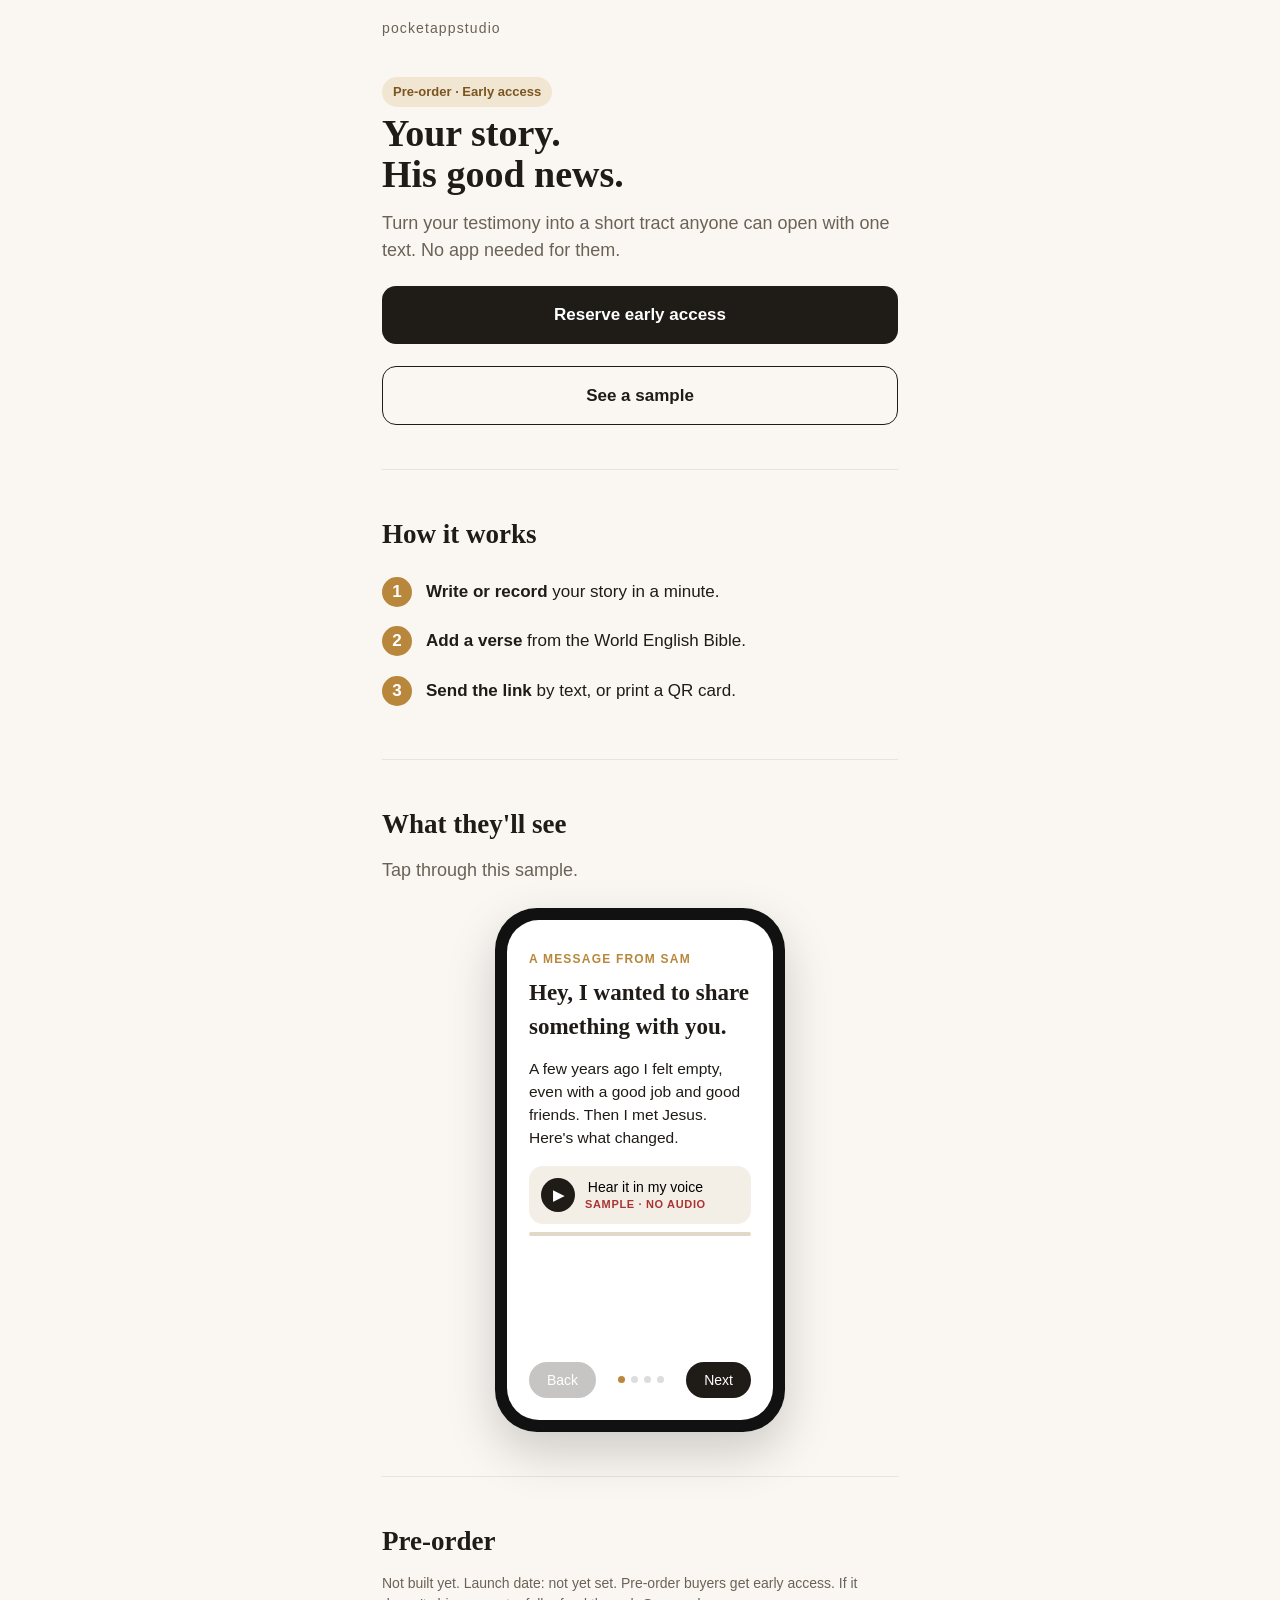
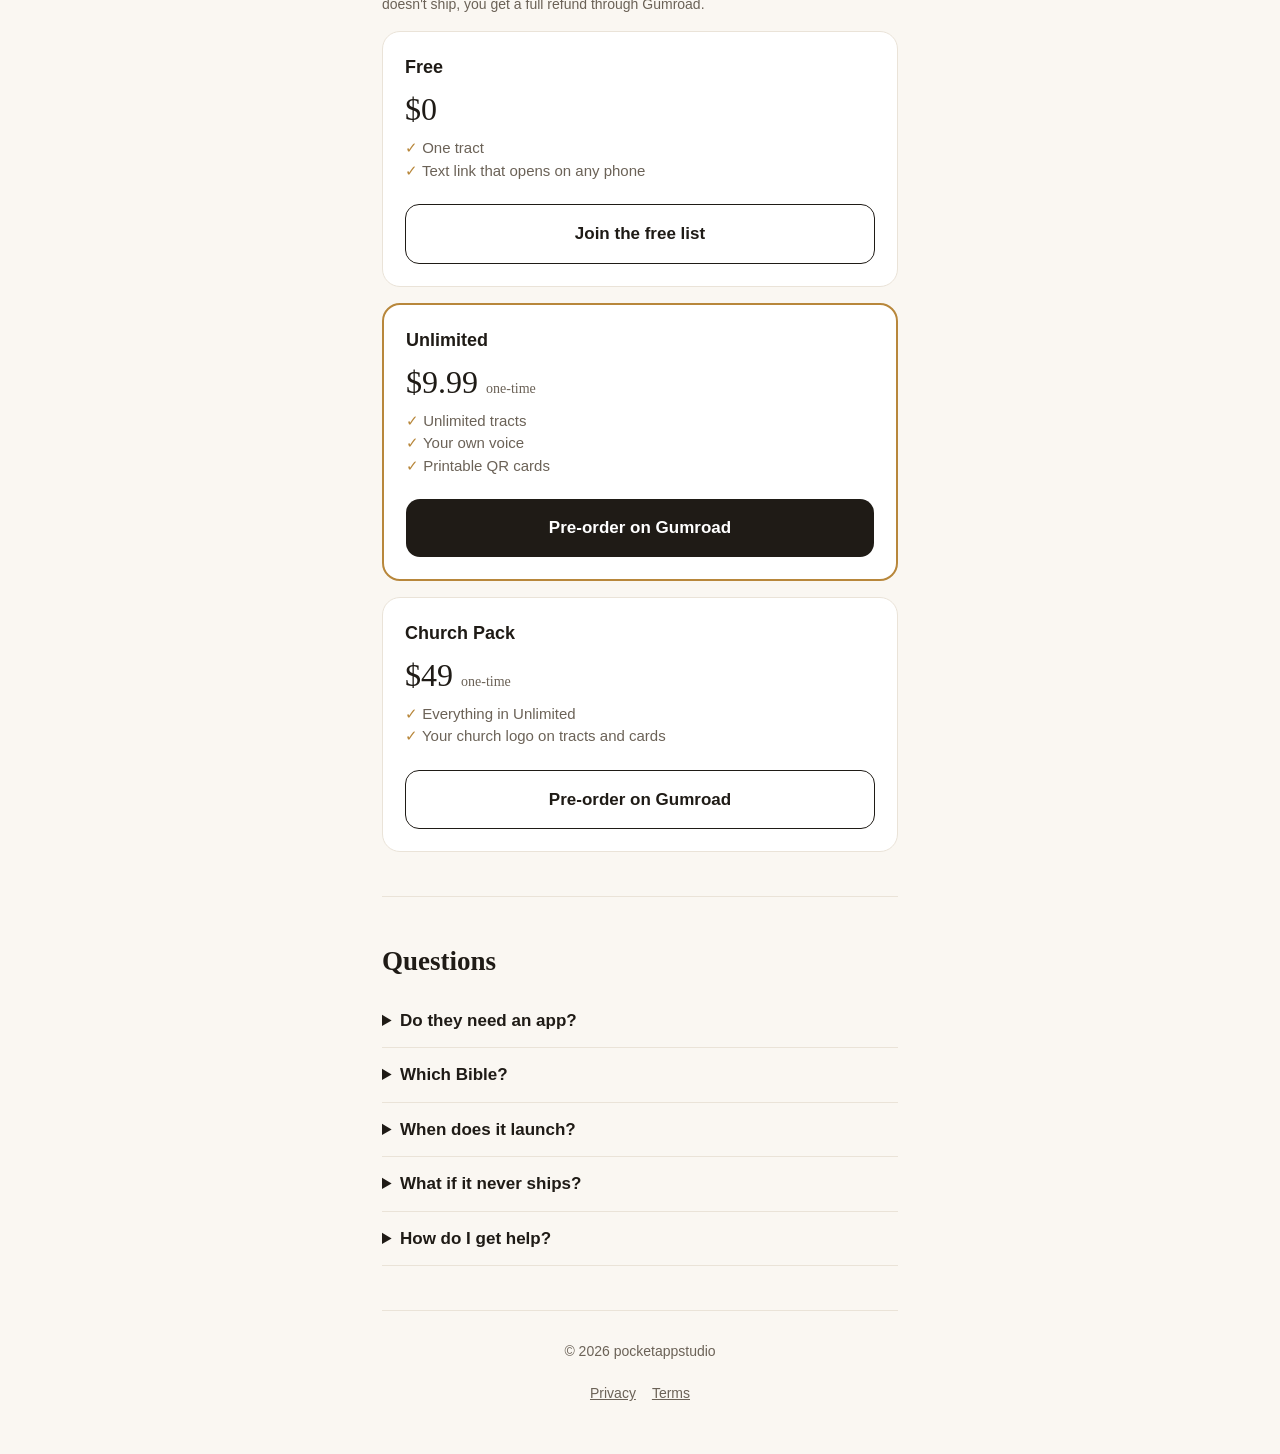
<file: index.html>
<!doctype html><html lang="en"><head><meta charset="utf-8"><meta name="viewport" content="width=device-width,initial-scale=1">
<title>My Story Tract — pocketappstudio</title><meta name="description" content="Share what Jesus did for you, in your own words and voice. A link that opens on any phone.">
<meta property="og:type" content="website">
<meta property="og:url" content="https://pocketappstudio.github.io/my-story-tract/">
<meta property="og:title" content="My Story Tract — Your story. His good news.">
<meta property="og:description" content="Turn your testimony into a short tract anyone can open with one text. Pre-order; free list available.">
<meta property="og:image" content="https://pocketappstudio.github.io/my-story-tract/og-image.png">
<meta property="og:image:width" content="1200">
<meta property="og:image:height" content="630">
<meta name="twitter:card" content="summary_large_image">
<meta name="twitter:image" content="https://pocketappstudio.github.io/my-story-tract/og-image.png">
<link rel="stylesheet" href="style.css"></head><body>
<header>pocketappstudio</header>
<main>
<section id="hero" style="padding-top:20px">
<span class="tag">Pre-order · Early access</span>
<h1>Your story.<br>His good news.</h1>
<p class="lead">Turn your testimony into a short tract anyone can open with one text. No app needed for them.</p>
<a class="btn" href="#pricing">Reserve early access</a>
<a class="btn alt" href="#demo">See a sample</a>
</section>

<section id="how">
<h2>How it works</h2>
<ol class="steps">
<li><b>Write or record</b> your story in a minute.</li>
<li><b>Add a verse</b> from the World English Bible.</li>
<li><b>Send the link</b> by text, or print a QR card.</li>
</ol>
</section>

<section id="demo">
<h2>What they'll see</h2>
<p class="lead">Tap through this sample.</p>
<div class="phone"><div class="screen">
 <div class="pg on"><small>A message from Sam</small><h3>Hey, I wanted to share something with you.</h3><p>A few years ago I felt empty, even with a good job and good friends. Then I met Jesus. Here's what changed.</p>
  <button class="play" onclick="playSample(this)"><b>▶</b><span>Hear it in my voice<br><span class="sample">SAMPLE · NO AUDIO</span></span></button><div class="bar"><i></i></div></div>
 <div class="pg"><small>The good news</small><p class="verse">“For God so loved the world, that he gave his only born Son, that whoever believes in him should not perish, but have eternal life.”</p><p class="cite">John 3:16, World English Bible</p></div>
 <div class="pg"><small>What it means</small><h3>We all fall short.</h3><p>Jesus died for our sins and rose again. Anyone who trusts Him is forgiven and made new.</p><p class="cite" style="margin-top:14px">See Romans 3:23 and Romans 10:9 (WEB).</p></div>
 <div class="pg"><small>From Sam</small><h3>I'd love to talk.</h3><p>No pressure. If you have questions, just text me back.</p><p class="cite" style="margin-top:18px">Sample tract · names and story are examples</p></div>
 <div class="nav" style="position:absolute;left:22px;right:22px;bottom:22px"><button id="prev" onclick="go(-1)" disabled>Back</button><div class="dots" id="dots"></div><button id="next" onclick="go(1)">Next</button></div>
</div></div>
</section>

<section id="pricing">
<h2>Pre-order</h2>
<p class="fine">Not built yet. Launch date: not yet set. Pre-order buyers get early access. If it doesn't ship, you get a full refund through Gumroad.</p>
<div class="tier"><h3>Free</h3><div class="price">$0</div><ul><li>One tract</li><li>Text link that opens on any phone</li></ul><a class="btn alt" href="https://pocketappstudio.gumroad.com/l/zooeqj">Join the free list</a></div>
<div class="tier best"><h3>Unlimited</h3><div class="price">$9.99 <span class="fine">one-time</span></div><ul><li>Unlimited tracts</li><li>Your own voice</li><li>Printable QR cards</li></ul><a class="btn" href="https://pocketappstudio.gumroad.com/l/cmqgdu">Pre-order on Gumroad</a></div>
<div class="tier"><h3>Church Pack</h3><div class="price">$49 <span class="fine">one-time</span></div><ul><li>Everything in Unlimited</li><li>Your church logo on tracts and cards</li></ul><a class="btn alt" href="https://pocketappstudio.gumroad.com/l/zoqiav">Pre-order on Gumroad</a></div>
</section>

<section id="faq">
<h2>Questions</h2>
<details><summary>Do they need an app?</summary><p>No. The tract opens in their phone's browser.</p></details>
<details><summary>Which Bible?</summary><p>The World English Bible, which is public domain.</p></details>
<details><summary>When does it launch?</summary><p>Not yet set. Pre-order buyers get early access first.</p></details>
<details><summary>What if it never ships?</summary><p>You get a full refund through Gumroad.</p></details>
<details><summary>How do I get help?</summary><p>Message us through Gumroad.</p></details>
</section>
</main>
<footer>© 2026 pocketappstudio<br><br><a href="privacy.html">Privacy</a><a href="terms.html">Terms</a></footer>
<script>
let i=0;const p=[...document.querySelectorAll('.pg')],d=document.getElementById('dots');
p.forEach(()=>d.appendChild(document.createElement('span')));
function show(){p.forEach((e,k)=>e.classList.toggle('on',k==i));[...d.children].forEach((e,k)=>e.classList.toggle('on',k==i));prev.disabled=i==0;next.textContent=i==p.length-1?'Start over':'Next'}
function go(n){i=(i+n+p.length)%p.length;if(n<0&&i<0)i=0;show()}
function playSample(b){const bar=b.nextElementSibling.firstElementChild;bar.style.width='0';requestAnimationFrame(()=>requestAnimationFrame(()=>bar.style.width='100%'));}
show();
</script>
</body></html>
</file>
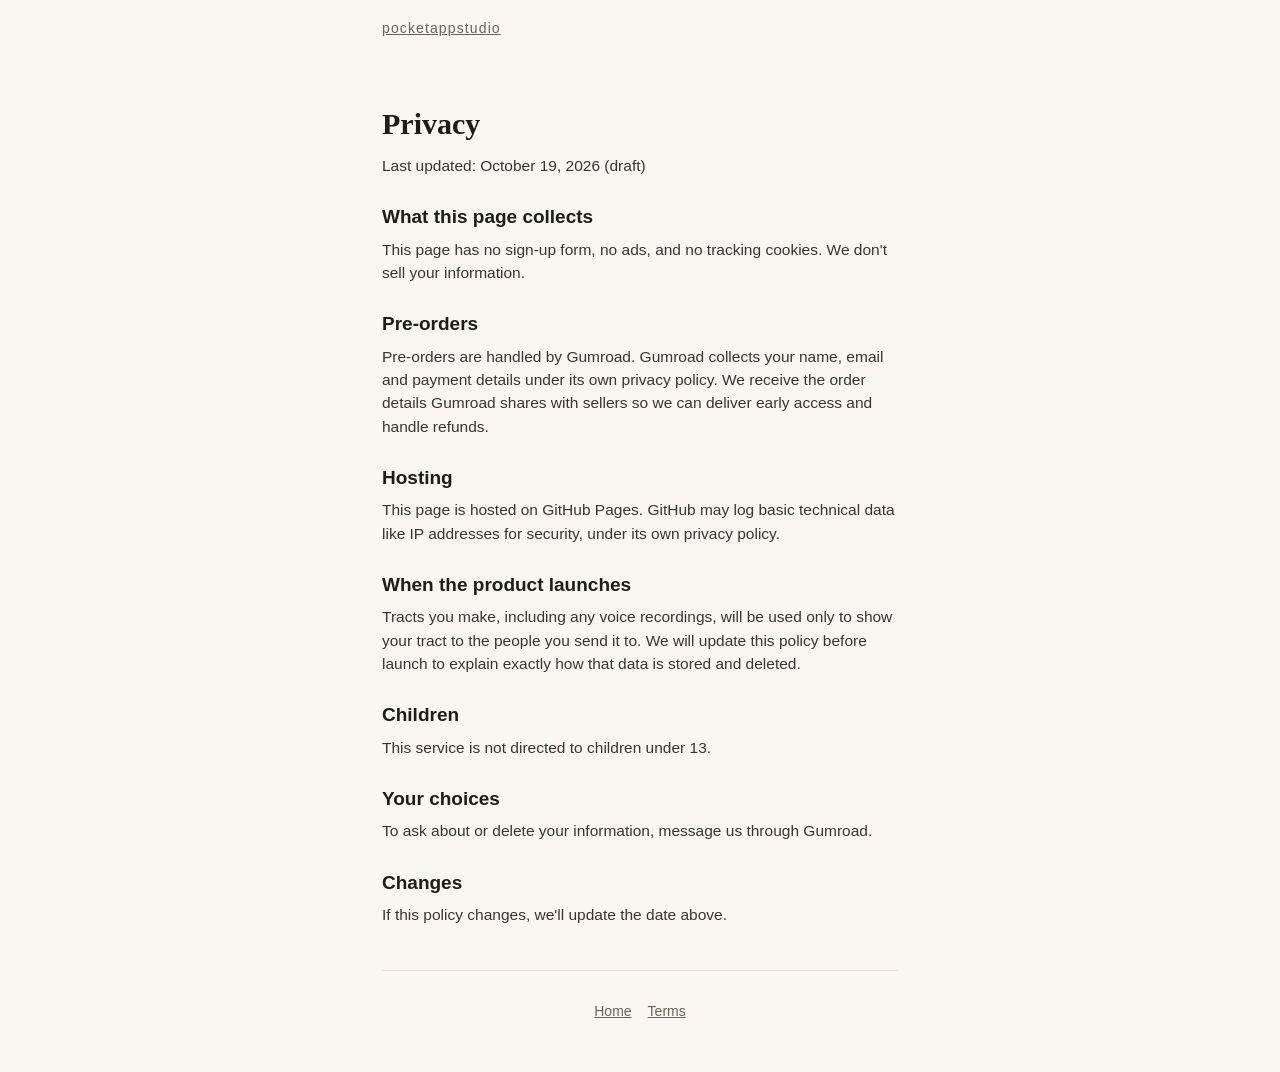
<file: privacy.html>
<!doctype html><html lang="en"><head><meta charset="utf-8"><meta name="viewport" content="width=device-width,initial-scale=1"><title>Privacy — My Story Tract</title><link rel="stylesheet" href="style.css"></head><body>
<header><a href="index.html" style="color:inherit">pocketappstudio</a></header>
<main class="doc"><section>
<h1>Privacy</h1><p class="fine">Last updated: October 19, 2026 (draft)</p>
<h2>What this page collects</h2><p>This page has no sign-up form, no ads, and no tracking cookies. We don't sell your information.</p>
<h2>Pre-orders</h2><p>Pre-orders are handled by Gumroad. Gumroad collects your name, email and payment details under its own privacy policy. We receive the order details Gumroad shares with sellers so we can deliver early access and handle refunds.</p>
<h2>Hosting</h2><p>This page is hosted on GitHub Pages. GitHub may log basic technical data like IP addresses for security, under its own privacy policy.</p>
<h2>When the product launches</h2><p>Tracts you make, including any voice recordings, will be used only to show your tract to the people you send it to. We will update this policy before launch to explain exactly how that data is stored and deleted.</p>
<h2>Children</h2><p>This service is not directed to children under 13.</p>
<h2>Your choices</h2><p>To ask about or delete your information, message us through Gumroad.</p>
<h2>Changes</h2><p>If this policy changes, we'll update the date above.</p>
</section></main><footer><a href="index.html">Home</a><a href="terms.html">Terms</a></footer></body></html>
</file>
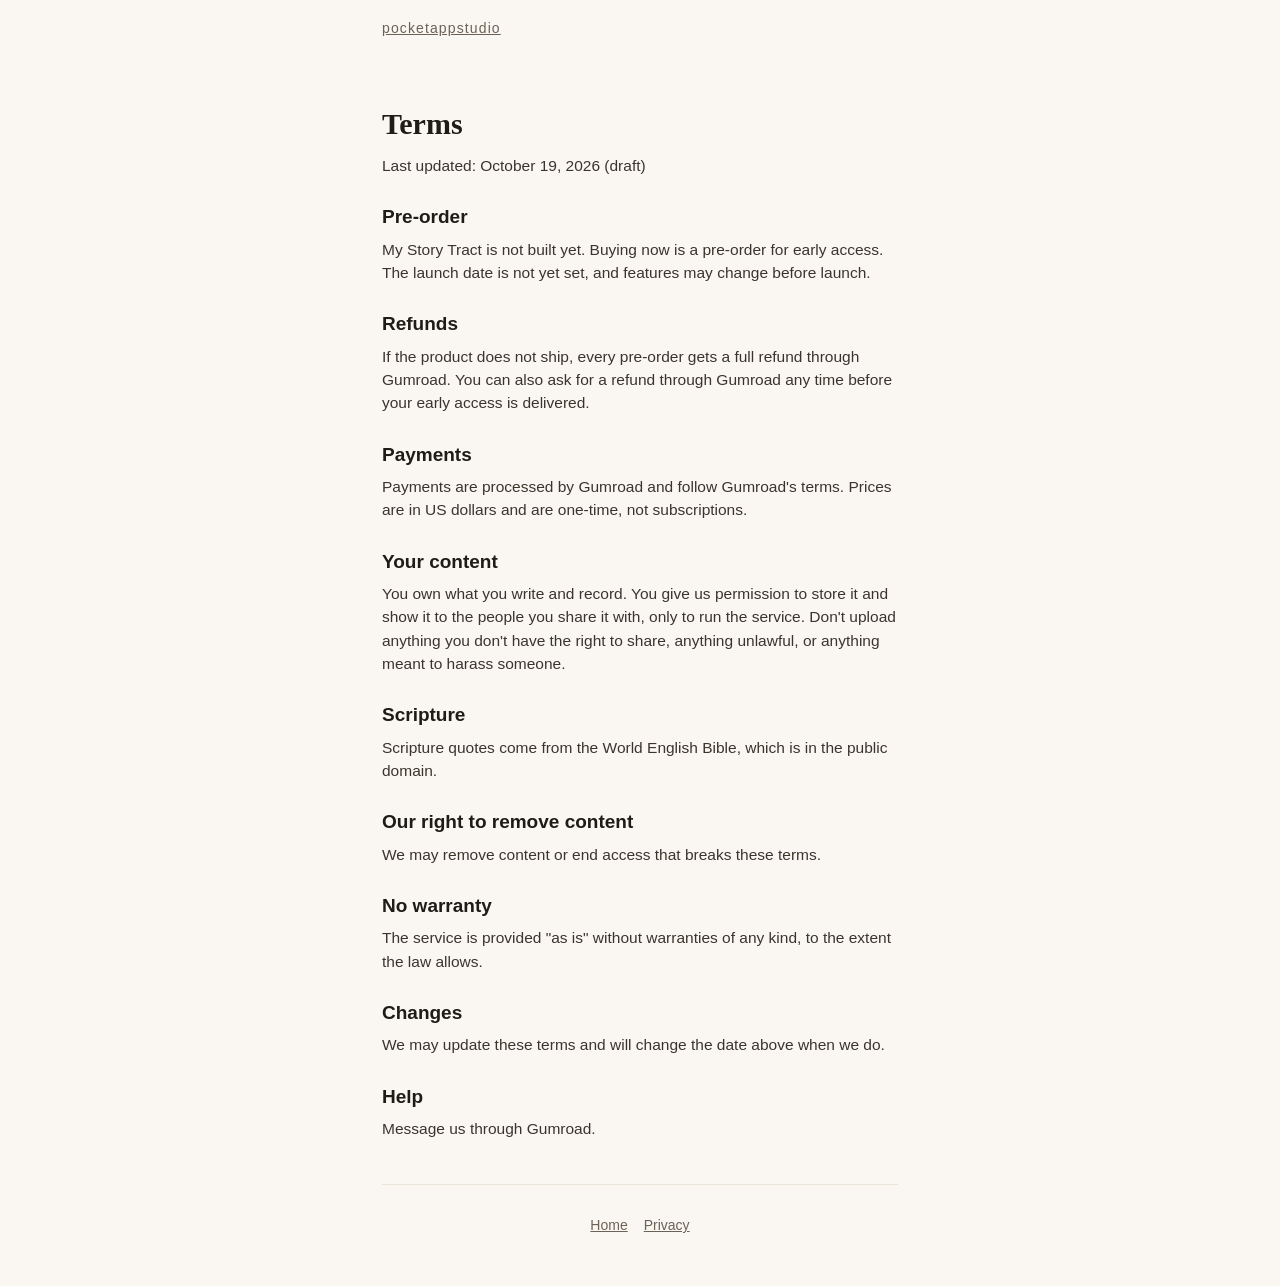
<file: terms.html>
<!doctype html><html lang="en"><head><meta charset="utf-8"><meta name="viewport" content="width=device-width,initial-scale=1"><title>Terms — My Story Tract</title><link rel="stylesheet" href="style.css"></head><body>
<header><a href="index.html" style="color:inherit">pocketappstudio</a></header>
<main class="doc"><section>
<h1>Terms</h1><p class="fine">Last updated: October 19, 2026 (draft)</p>
<h2>Pre-order</h2><p>My Story Tract is not built yet. Buying now is a pre-order for early access. The launch date is not yet set, and features may change before launch.</p>
<h2>Refunds</h2><p>If the product does not ship, every pre-order gets a full refund through Gumroad. You can also ask for a refund through Gumroad any time before your early access is delivered.</p>
<h2>Payments</h2><p>Payments are processed by Gumroad and follow Gumroad's terms. Prices are in US dollars and are one-time, not subscriptions.</p>
<h2>Your content</h2><p>You own what you write and record. You give us permission to store it and show it to the people you share it with, only to run the service. Don't upload anything you don't have the right to share, anything unlawful, or anything meant to harass someone.</p>
<h2>Scripture</h2><p>Scripture quotes come from the World English Bible, which is in the public domain.</p>
<h2>Our right to remove content</h2><p>We may remove content or end access that breaks these terms.</p>
<h2>No warranty</h2><p>The service is provided "as is" without warranties of any kind, to the extent the law allows.</p>
<h2>Changes</h2><p>We may update these terms and will change the date above when we do.</p>
<h2>Help</h2><p>Message us through Gumroad.</p>
</section></main><footer><a href="index.html">Home</a><a href="privacy.html">Privacy</a></footer></body></html>
</file>
<file: style.css>
*{box-sizing:border-box;margin:0;padding:0}
:root{--bg:#faf7f2;--ink:#1f1b16;--mute:#6b6257;--gold:#b8873b;--card:#fff;--line:#eae3d8}
body{font-family:-apple-system,BlinkMacSystemFont,"Segoe UI",Roboto,sans-serif;background:var(--bg);color:var(--ink);line-height:1.5;font-size:17px}
main,.wrap{max-width:560px;margin:0 auto;padding:0 22px}
header{padding:18px 22px;font-size:14px;letter-spacing:.08em;color:var(--mute);text-transform:lowercase;max-width:560px;margin:0 auto}
section{padding:44px 0;border-bottom:1px solid var(--line)}
h1{font-family:Georgia,serif;font-size:38px;line-height:1.1;font-weight:600;margin:6px 0 14px}
h2{font-family:Georgia,serif;font-size:27px;font-weight:600;margin-bottom:12px}
.tag{display:inline-block;background:#f1e6d2;color:#7a5520;font-size:13px;font-weight:600;padding:5px 11px;border-radius:99px}
p.lead{color:var(--mute);font-size:18px}
.btn{display:block;text-align:center;background:var(--ink);color:#fff;text-decoration:none;padding:16px;border-radius:14px;font-weight:600;margin-top:22px}
.btn.alt{background:transparent;color:var(--ink);border:1.5px solid var(--ink)}
ol.steps{list-style:none;counter-reset:s}
ol.steps li{counter-increment:s;padding:12px 0 12px 44px;position:relative}
ol.steps li:before{content:counter(s);position:absolute;left:0;top:10px;width:30px;height:30px;border-radius:50%;background:var(--gold);color:#fff;text-align:center;line-height:30px;font-weight:700}
.phone{width:290px;margin:24px auto 0;background:#111;border-radius:42px;padding:12px;box-shadow:0 20px 50px rgba(0,0,0,.18)}
.screen{background:var(--card);border-radius:32px;min-height:500px;overflow:hidden;position:relative}
.pg{display:none;padding:30px 22px;min-height:500px;flex-direction:column}
.pg.on{display:flex}
.pg small{color:var(--gold);font-weight:700;font-size:12px;letter-spacing:.1em;text-transform:uppercase}
.pg h3{font-family:Georgia,serif;font-size:23px;margin:8px 0 12px}
.pg p{font-size:15.5px}
.verse{font-family:Georgia,serif;font-style:italic;font-size:17px;border-left:3px solid var(--gold);padding-left:12px}
.cite{font-size:12px;color:var(--mute);margin-top:8px}
.play{display:flex;align-items:center;gap:10px;background:#f4efe6;border:0;border-radius:14px;padding:12px;margin-top:16px;font-size:14px;width:100%;cursor:pointer}
.play b{width:34px;height:34px;border-radius:50%;background:var(--ink);color:#fff;display:grid;place-items:center}
.bar{height:4px;background:#e2d8c8;border-radius:4px;margin-top:8px;overflow:hidden}.bar i{display:block;height:100%;width:0;background:var(--gold);transition:width 3s linear}
.nav{display:flex;justify-content:space-between;align-items:center;margin-top:auto;padding-top:20px}
.nav button{border:0;background:var(--ink);color:#fff;border-radius:99px;padding:10px 18px;font-size:14px}
.nav button[disabled]{opacity:.25}
.dots{display:flex;gap:6px}.dots span{width:7px;height:7px;border-radius:50%;background:#ddd}.dots span.on{background:var(--gold)}
.sample{font-size:11px;color:#a33;font-weight:700;letter-spacing:.06em}
.tier{background:var(--card);border:1px solid var(--line);border-radius:18px;padding:22px;margin-top:16px}
.tier.best{border:2px solid var(--gold)}
.tier h3{font-size:18px}.price{font-family:Georgia,serif;font-size:32px;margin:4px 0}
.tier ul{list-style:none;color:var(--mute);font-size:15px}.tier li:before{content:"✓  ";color:var(--gold)}
.fine{font-size:14px;color:var(--mute)}
details{border-bottom:1px solid var(--line);padding:14px 0}summary{font-weight:600;cursor:pointer}details p{color:var(--mute);margin-top:8px;font-size:15px}
footer{padding:30px 22px 50px;text-align:center;font-size:14px;color:var(--mute)}footer a{color:var(--mute);margin:0 8px}
.doc h1{font-size:30px}.doc h2{font-size:19px;margin:26px 0 6px;font-family:inherit}.doc p,.doc li{font-size:15.5px;color:#3b342c}.doc ul{padding-left:20px}
</file>
